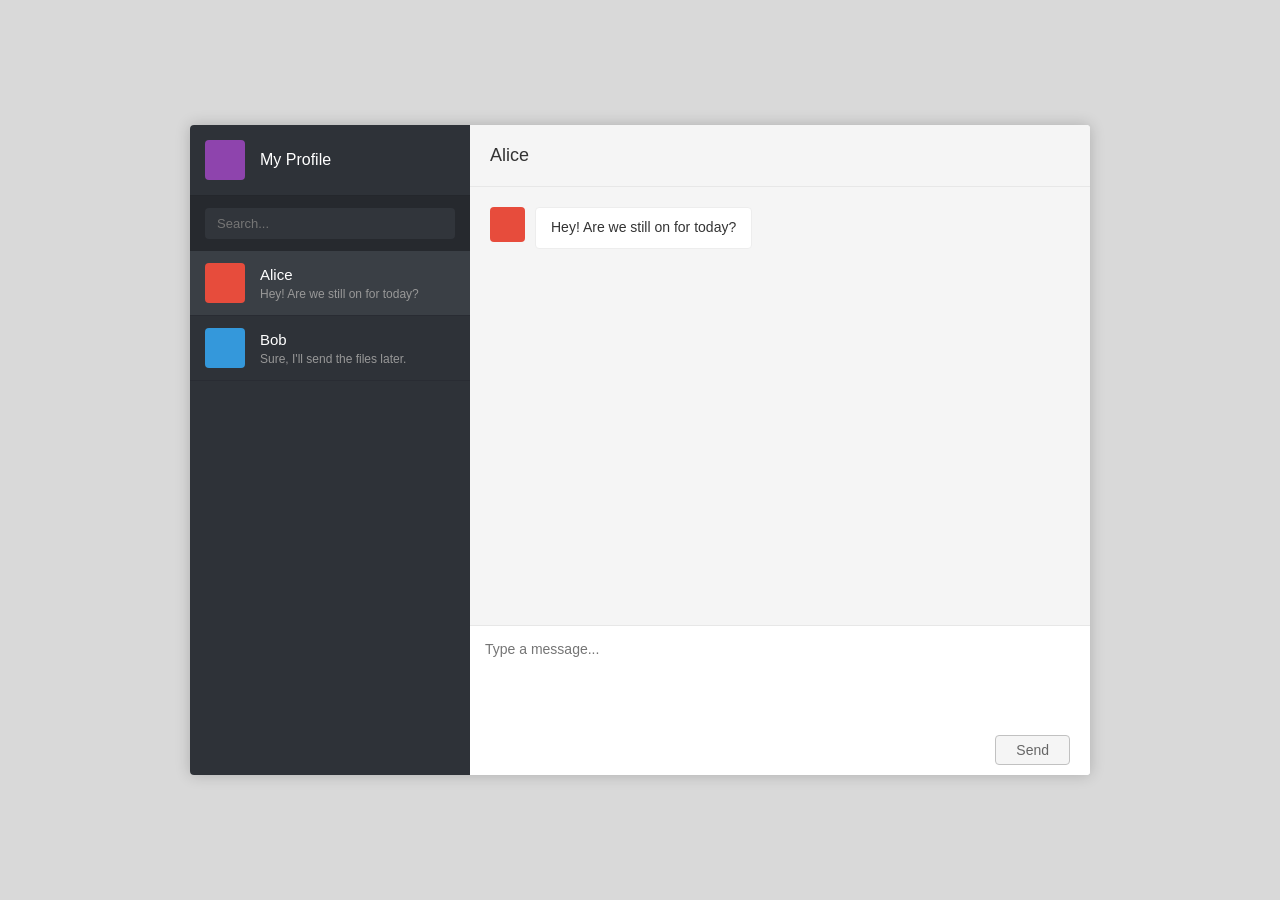
<file: Index.html>
<!DOCTYPE html>
<html lang="en">
<head>
    <meta charset="UTF-8">
    <meta name="viewport" content="width=device-width, initial-scale=1.0">
    <title>WeChat Clone</title>
    <link rel="stylesheet" href="index.css">
</head>
<body>
    <div class="app-container">
        <!-- Sidebar -->
        <div class="sidebar">
            <div class="sidebar-header">
                <div class="profile-pic me"></div>
                <h3>My Profile</h3>
            </div>
            <div class="search-bar">
                <input type="text" placeholder="Search...">
            </div>
            <ul class="contact-list">
                <li class="contact active">
                    <div class="contact-pic alice"></div>
                    <div class="contact-info">
                        <h4>Alice</h4>
                        <p>Hey! Are we still on for today?</p>
                    </div>
                </li>
                <li class="contact">
                    <div class="contact-pic bob"></div>
                    <div class="contact-info">
                        <h4>Bob</h4>
                        <p>Sure, I'll send the files later.</p>
                    </div>
                </li>
            </ul>
        </div>

        <!-- Chat Area -->
        <div class="chat-area">
            <div class="chat-header">
                <h3>Alice</h3>
            </div>
            
            <div class="chat-messages" id="chat-messages">
                <div class="message received">
                    <div class="profile-pic-small alice"></div>
                    <div class="message-bubble">Hey! Are we still on for today?</div>
                </div>
            </div>

            <div class="chat-input-area">
                <textarea id="message-input" placeholder="Type a message..."></textarea>
                <div class="chat-input-footer">
                    <button id="send-btn">Send</button>
                </div>
            </div>
        </div>
    </div>

    <script src="index.js"></script>
</body>
</html>
</file>
<file: index.css>
* {
    box-sizing: border-box;
    margin: 0;
    padding: 0;
    font-family: 'Segoe UI', Tahoma, Geneva, Verdana, sans-serif;
}

body {
    background-color: #d9d9d9;
    display: flex;
    justify-content: center;
    align-items: center;
    height: 100vh;
}

.app-container {
    width: 900px;
    height: 650px;
    display: flex;
    background-color: #eee;
    box-shadow: 0 0 15px rgba(0, 0, 0, 0.2);
    border-radius: 4px;
    overflow: hidden;
}

/* --- Sidebar Styles --- */
.sidebar {
    width: 280px;
    background-color: #2e3238;
    display: flex;
    flex-direction: column;
}

.sidebar-header {
    padding: 15px;
    display: flex;
    align-items: center;
    color: #fff;
    border-bottom: 1px solid #24272c;
}

.profile-pic, .contact-pic, .profile-pic-small {
    border-radius: 4px;
    background-size: cover;
    background-position: center;
}

.profile-pic { width: 40px; height: 40px; margin-right: 15px; }
.contact-pic { width: 40px; height: 40px; margin-right: 15px; }
.profile-pic-small { width: 35px; height: 35px; }

/* Placeholder colors for profiles */
.me { background-color: #8e44ad; }
.alice { background-color: #e74c3c; }
.bob { background-color: #3498db; }

.sidebar-header h3 { font-size: 16px; font-weight: normal; }

.search-bar {
    padding: 12px 15px;
    background-color: #26292e;
}

.search-bar input {
    width: 100%;
    padding: 8px 12px;
    border: none;
    border-radius: 4px;
    background-color: #31353b;
    color: #fff;
    outline: none;
    font-size: 13px;
}

.contact-list {
    list-style: none;
    overflow-y: auto;
    flex: 1;
}

.contact {
    display: flex;
    align-items: center;
    padding: 12px 15px;
    cursor: pointer;
    border-bottom: 1px solid #292c33;
    transition: background 0.2s;
}

.contact:hover, .contact.active { background-color: #3a3f45; }

.contact-info h4 {
    color: #fff;
    font-size: 15px;
    font-weight: normal;
    margin-bottom: 4px;
}

.contact-info p {
    color: #989898;
    font-size: 12px;
    white-space: nowrap;
    overflow: hidden;
    text-overflow: ellipsis;
    max-width: 170px;
}

/* --- Chat Area Styles --- */
.chat-area {
    flex: 1;
    display: flex;
    flex-direction: column;
    background-color: #f5f5f5;
}

.chat-header {
    padding: 20px;
    background-color: #f5f5f5;
    border-bottom: 1px solid #e7e7e7;
    display: flex;
    align-items: center;
}

.chat-header h3 {
    font-weight: normal;
    font-size: 18px;
    color: #333;
}

.chat-messages {
    flex: 1;
    padding: 20px;
    overflow-y: auto;
    display: flex;
    flex-direction: column;
    gap: 15px;
}

.message {
    display: flex;
    align-items: flex-start;
    max-width: 80%;
}

.message.received { align-self: flex-start; }
.message.sent {
    align-self: flex-end;
    flex-direction: row-reverse;
}

.message-bubble {
    padding: 10px 15px;
    border-radius: 4px;
    font-size: 14px;
    line-height: 1.4;
    position: relative;
    word-wrap: break-word;
    max-width: 400px;
}

/* Received Message Styling (White) */
.message.received .message-bubble {
    background-color: #fff;
    color: #333;
    margin-left: 10px;
    border: 1px solid #ededed;
}

/* Sent Message Styling (WeChat Green) */
.message.sent .message-bubble {
    background-color: #9eea6a;
    color: #333;
    margin-right: 10px;
    border: 1px solid #8fc356;
}

/* --- Input Area Styles --- */
.chat-input-area {
    height: 150px;
    border-top: 1px solid #e7e7e7;
    background-color: #fff;
    display: flex;
    flex-direction: column;
}

.chat-input-area textarea {
    flex: 1;
    padding: 15px;
    border: none;
    resize: none;
    outline: none;
    font-size: 14px;
    background-color: transparent;
}

.chat-input-footer {
    padding: 10px 20px;
    display: flex;
    justify-content: flex-end;
    background-color: #fff;
}

.chat-input-footer button {
    padding: 6px 20px;
    background-color: #f5f5f5;
    border: 1px solid #c1c1c1;
    color: #666;
    border-radius: 4px;
    cursor: pointer;
    font-size: 14px;
    transition: 0.2s;
}

.chat-input-footer button:hover {
    background-color: #129611;
    border-color: #129611;
    color: #fff;
}
</file>
